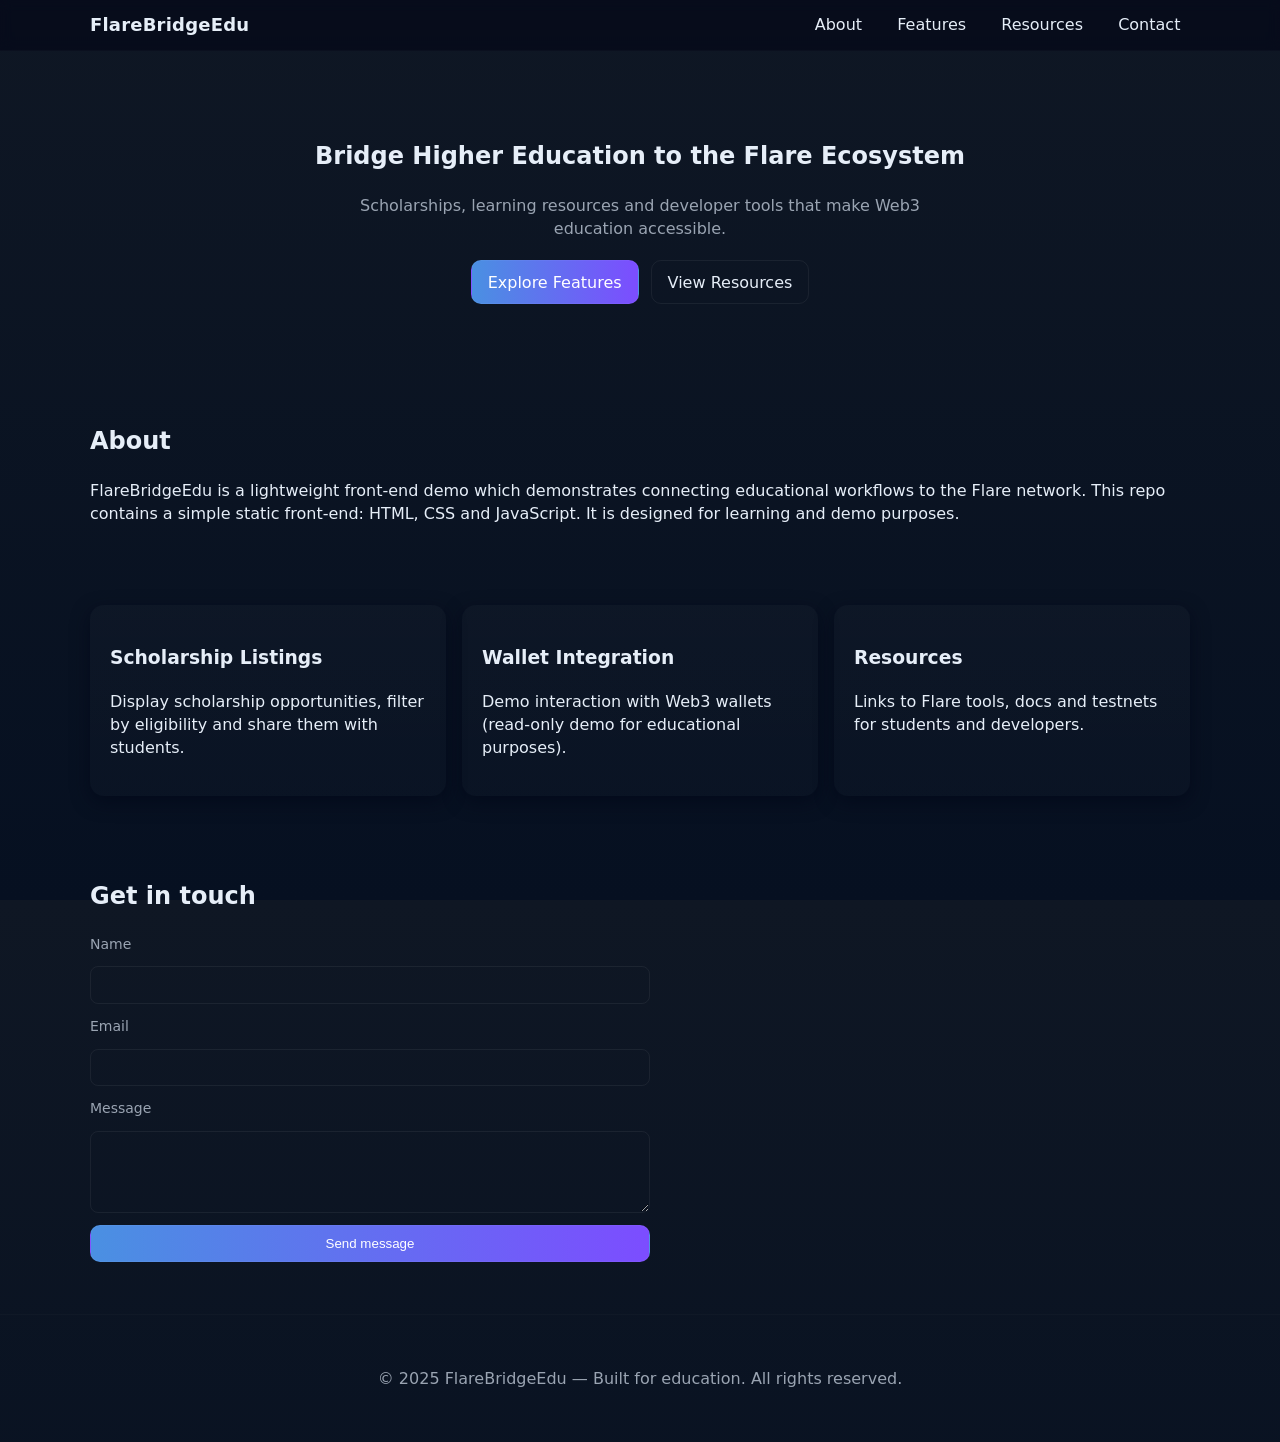
<file: HTML.html>
<!doctype html>
<html lang="en">
<head>
  <meta charset="utf-8" />
  <meta name="viewport" content="width=device-width, initial-scale=1" />
  <title>FlareBridgeEdu — Connecting Higher Education to Flare</title>
  <meta name="description" content="FlareBridgeEdu: a project bridging higher education with the Flare Network — scholarships, resources and educational tools." />
  <link rel="stylesheet" href="Body.css">
</head>
<body>
  <header class="site-header">
    <div class="container header-grid">
      <a class="brand" href="#" aria-label="FlareBridgeEdu home">FlareBridgeEdu</a>
      <nav class="main-nav" aria-label="Primary navigation">
        <button class="nav-toggle" aria-expanded="false" aria-controls="main-menu">Menu</button>
        <ul id="main-menu" class="nav-list">
          <li><a href="#about">About</a></li>
          <li><a href="#features">Features</a></li>
          <li><a href="#resources">Resources</a></li>
          <li><a href="#contact">Contact</a></li>
        </ul>
      </nav>
    </div>
  </header>

  <main>
    <section id="hero" class="hero">
      <div class="container">
        <h1>Bridge Higher Education to the Flare Ecosystem</h1>
        <p class="lead">Scholarships, learning resources and developer tools that make Web3 education accessible.</p>
        <div class="hero-actions">
          <a class="btn primary" href="#features">Explore Features</a>
          <a class="btn ghost" href="#resources">View Resources</a>
        </div>
      </div>
    </section>

    <section id="about" class="container section">
      <h2>About</h2>
      <p>FlareBridgeEdu is a lightweight front-end demo which demonstrates connecting educational workflows to the Flare network. This repo contains a simple static front-end: HTML, CSS and JavaScript. It is designed for learning and demo purposes.</p>
    </section>

    <section id="features" class="container section grid-cards">
      <article class="card">
        <h3>Scholarship Listings</h3>
        <p>Display scholarship opportunities, filter by eligibility and share them with students.</p>
      </article>
      <article class="card">
        <h3>Wallet Integration</h3>
        <p>Demo interaction with Web3 wallets (read-only demo for educational purposes).</p>
      </article>
      <article class="card">
        <h3>Resources</h3>
        <p>Links to Flare tools, docs and testnets for students and developers.</p>
      </article>
    </section>

    <section id="contact" class="container section">
      <h2>Get in touch</h2>
      <form id="contact-form" class="form" novalidate>
        <label for="name">Name</label>
        <input id="name" name="name" type="text" required minlength="2" />

        <label for="email">Email</label>
        <input id="email" name="email" type="email" required />

        <label for="message">Message</label>
        <textarea id="message" name="message" rows="4" required></textarea>

        <button type="submit" class="btn primary">Send message</button>
        <div id="form-status" role="status" aria-live="polite"></div>
      </form>
    </section>
  </main>

  <footer class="site-footer">
    <div class="container">
      <p>&copy; 2025 FlareBridgeEdu — Built for education. All rights reserved.</p>
    </div>
  </footer>

  <script defer src="JAva.js"></script>
</body>
</html>
</file>
<file: Body.css>
/* Body.css — Modern, responsive, accessible styles */
:root{
  --bg:#0f1724;
  --surface:#0b1220;
  --muted:#9aa4b2;
  --accent:#4a90e2;
  --accent-2:#7c4dff;
  --radius:12px;
  --container-width:1100px;
  --gap:1.25rem;
  --max-content-width:1000px;
  --font-sans: system-ui, -apple-system, "Segoe UI", Roboto, "Helvetica Neue", Arial;
}

*{box-sizing:border-box}
html,body{height:100%}
body{
  margin:0;
  font-family:var(--font-sans);
  background:linear-gradient(180deg,var(--bg),#061021);
  color: #e6eef8;
  -webkit-font-smoothing:antialiased;
  -moz-osx-font-smoothing:grayscale;
  line-height:1.45;
}
.container{max-width:var(--container-width);margin:0 auto;padding:1rem}

a{color:inherit;text-decoration:none}

.site-header{position:sticky;top:0;z-index:40;background:rgba(2,6,23,0.6);backdrop-filter:blur(6px);border-bottom:1px solid rgba(255,255,255,0.02)}
.header-grid{display:flex;align-items:center;justify-content:space-between;padding:0.75rem 0}
.brand{font-weight:700;font-size:1.125rem;letter-spacing:0.2px}

.nav-list{list-style:none;display:flex;gap:1rem;margin:0;padding:0}
.nav-list a{padding:0.5rem 0.6rem;border-radius:8px}
.nav-list a:hover{background:rgba(255,255,255,0.02)}
.nav-toggle{display:none;background:none;border:0;color:inherit;font:inherit}

.hero{padding:3.25rem 0;text-align:center}
.hero .lead{color:var(--muted);max-width:60ch;margin:0.5rem auto}
.hero-actions{margin-top:1.25rem;display:flex;gap:0.75rem;justify-content:center}

.btn{display:inline-block;padding:0.6rem 1rem;border-radius:10px;border:1px solid rgba(255,255,255,0.04);cursor:pointer}
.btn.primary{background:linear-gradient(90deg,var(--accent),var(--accent-2));color:white}
.btn.ghost{background:transparent;border:1px solid rgba(255,255,255,0.06)}

.section{padding:2rem 0}
.grid-cards{display:grid;grid-template-columns:repeat(auto-fit,minmax(220px,1fr));gap:1rem}
.card{background:linear-gradient(180deg,rgba(255,255,255,0.02),rgba(255,255,255,0.01));padding:1.25rem;border-radius:14px;box-shadow:0 6px 18px rgba(2,6,23,0.6)}

.form{display:grid;gap:0.75rem;max-width:560px}
input,textarea{padding:0.65rem;border-radius:8px;border:1px solid rgba(255,255,255,0.06);background:transparent;color:inherit}
label{font-size:0.875rem;color:var(--muted)}
#form-status{margin-top:0.5rem;color:var(--muted)}

.site-footer{padding:1.25rem 0;border-top:1px solid rgba(255,255,255,0.02);text-align:center;color:var(--muted)}

/* Responsive */
@media (max-width:800px){
  .nav-list{display:none}
  .nav-toggle{display:inline-block}
}
</file>
